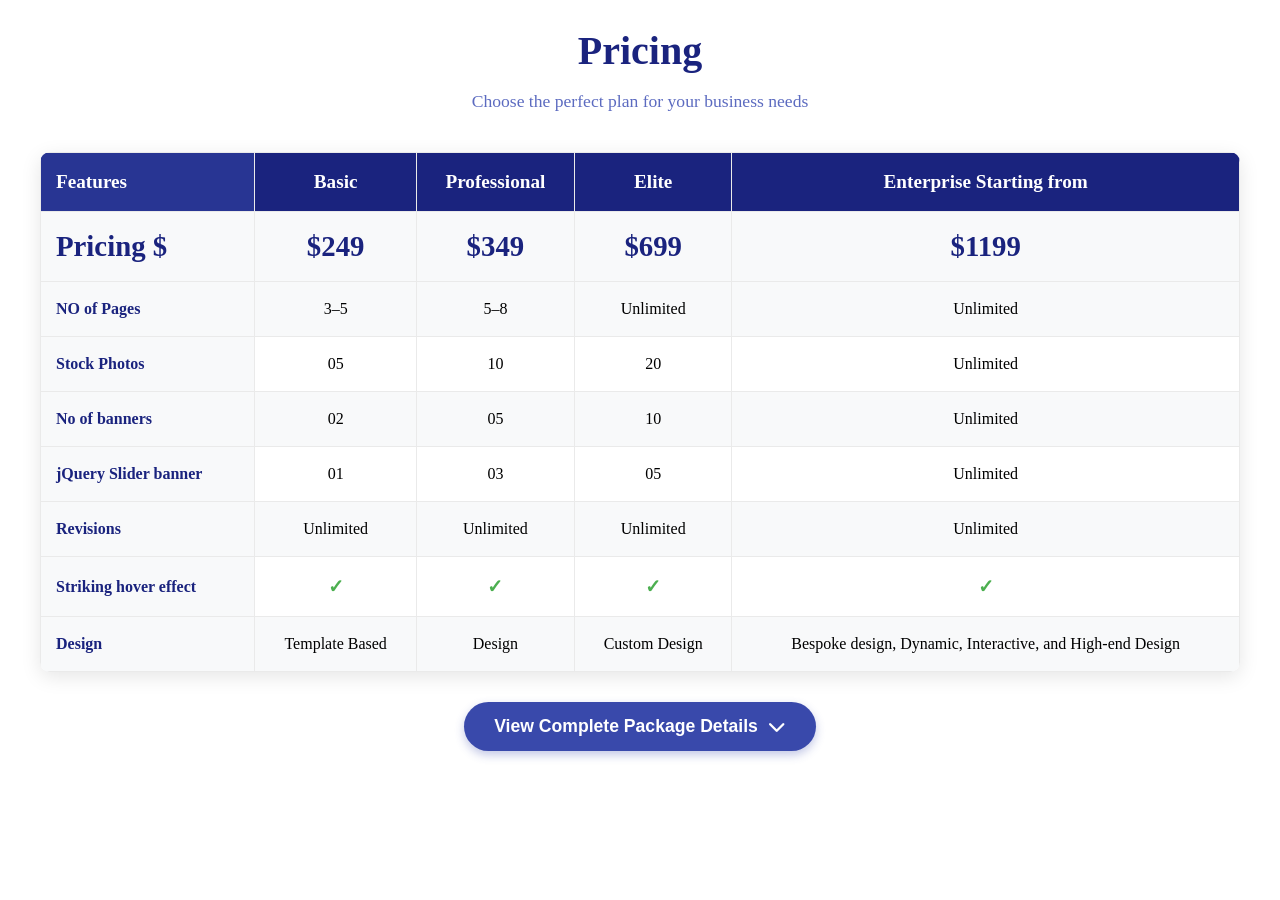
<file: table.html>
<!DOCTYPE html>
<html lang="en">
<head>
    <meta charset="UTF-8">
    <meta name="viewport" content="width=device-width, initial-scale=1.0">
    <title>Pricing Table - Single Data Source</title>
    <link rel="stylesheet" href="https://cdnjs.cloudflare.com/ajax/libs/font-awesome/6.4.0/css/all.min.css">
    <style>
        
        .package_table-container {
            max-width: 1200px;
            margin: 0 auto;
        }
        
        .package_table-title {
            text-align: center;
            margin-bottom: 10px;
            color: #1a237e;
            font-size: 2.5rem;
        }
        
        .package_table-subtitle {
            text-align: center;
            color: #5c6bc0;
            margin-bottom: 40px;
            font-size: 1.1rem;
        }
        
        /* Desktop Table */
        .package_table-desktop {
            width: 100%;
            border-collapse: collapse;
            margin: 0 auto 30px;
            box-shadow: 0 5px 20px rgba(0, 0, 0, 0.1);
            border-radius: 10px;
            overflow: hidden;
            background-color: white;
            display: none;
        }
        
        .package_table-desktop th, .package_table-desktop td {
            padding: 18px 15px;
            text-align: center;
            border: 1px solid #eaeaea;
        }
        
        .package_table-desktop th {
            background-color: #1a237e;
            color: white;
            font-weight: 600;
            font-size: 1.2rem;
        }
        
        .package_table-desktop thead th:first-child {
            background-color: #283593;
            text-align: left;
        }
        
        .package_table-desktop tbody tr:first-child td {
            background-color: #f8f9fa;
            font-weight: bold;
            font-size: 1.8rem;
            color: #1a237e;
        }
        
        .package_table-desktop tbody tr:nth-child(even) {
            background-color: #f8f9fa;
        }
        
        .package_table-desktop tbody td:first-child {
            text-align: left;
            font-weight: 600;
            color: #1a237e;
            background-color: #f8f9fa;
        }
        
        /* Mobile Cards Container */
        .package_table-mobile-cards {
            display: none;
            flex-direction: column;
            gap: 25px;
            margin-bottom: 30px;
        }
        
        .package_table-card {
            background-color: white;
            border-radius: 10px;
            overflow: hidden;
            box-shadow: 0 5px 15px rgba(0, 0, 0, 0.08);
            transition: transform 0.3s ease;
        }
        
        .package_table-card:hover {
            transform: translateY(-5px);
        }
        
        .package_table-card-header {
            background-color: #1a237e;
            color: white;
            padding: 20px;
            text-align: center;
        }
        
        .package_table-card-header h3 {
            font-size: 1.8rem;
            margin-bottom: 5px;
        }
        
        .package_table-card-price {
            font-size: 2.5rem;
            font-weight: bold;
            margin: 10px 0;
        }
        
        .package_table-card-features {
            padding: 20px;
        }
        
        .package_table-feature-item {
            padding: 15px 0;
            border-bottom: 1px solid #eee;
            display: flex;
            justify-content: space-between;
            align-items: center;
        }
        
        .package_table-feature-item:last-child {
            border-bottom: none;
        }
        
        .package_table-feature-name {
            font-weight: 600;
            color: #333;
            flex: 1;
        }
        
        .package_table-feature-value {
            color: #1a237e;
            font-weight: 600;
            text-align: right;
            flex: 1;
        }
        
        /* Common Styles */
        .package_table-checkmark {
            color: #4caf50;
            font-weight: bold;
            font-size: 1.2rem;
        }
        
        .package_table-crossmark {
            color: #f44336;
            font-weight: bold;
            font-size: 1.2rem;
        }
        
        .package_table-hidden-row {
            display: none;
            opacity: 0;
            transition: opacity 0.5s ease;
        }
        
        .package_table-hidden-row.visible {
            display: table-row;
            opacity: 1;
        }
        
        .package_table-mobile-hidden {
            max-height: 0;
            overflow: hidden;
            transition: max-height 0.5s ease;
        }
        
        .package_table-mobile-hidden.expanded {
            max-height: 2000px;
        }
        
        /* General Toggle Button (for desktop) */
        .package_table-toggle-container {
            text-align: center;
            margin: 30px 0 40px;
        }
        
        .package_table-toggle-btn {
            background-color: #3949ab;
            color: white;
            border: none;
            padding: 14px 30px;
            border-radius: 50px;
            font-size: 1.1rem;
            font-weight: 600;
            cursor: pointer;
            transition: all 0.3s ease;
            box-shadow: 0 4px 10px rgba(57, 73, 171, 0.3);
            display: inline-flex;
            align-items: center;
            gap: 10px;
        }
        
        .package_table-toggle-btn:hover {
            background-color: #303f9f;
            transform: translateY(-3px);
            box-shadow: 0 6px 15px rgba(57, 73, 171, 0.4);
        }
        
        .package_table-toggle-btn i {
            transition: transform 0.3s ease;
        }
        
        .package_table-toggle-btn.expanded i {
            transform: rotate(180deg);
        }
        
        /* Mobile Card Toggle Button */
        .package_table-card-toggle {
            background-color: #5c6bc0;
            color: white;
            border: none;
            padding: 12px 20px;
            border-radius: 5px;
            font-size: 1rem;
            font-weight: 600;
            cursor: pointer;
            transition: all 0.3s ease;
            width: 100%;
            margin: 15px 0;
            display: flex;
            align-items: center;
            justify-content: center;
            gap: 10px;
        }
        
        .package_table-card-toggle:hover {
            background-color: #3949ab;
        }
        
        .package_table-card-toggle i {
            transition: transform 0.3s ease;
        }
        
        .package_table-card-toggle.expanded i {
            transform: rotate(180deg);
        }
        
        /* Select Plan Button - Initially Hidden */
        .package_table-select-btn {
            background-color: #4caf50;
            color: white;
            border: none;
            width: 100%;
            padding: 18px;
            font-size: 1.2rem;
            font-weight: 600;
            cursor: pointer;
            transition: background-color 0.3s ease;
            display: none;
        }
        
        .package_table-select-btn.visible {
            display: block;
        }
        
        .package_table-select-btn:hover {
            background-color: #388e3c;
        }
        
        .package_table-select-btn-desktop {
            background-color: #4caf50;
            color: white;
            border: none;
            padding: 12px 20px;
            border-radius: 5px;
            font-size: 1rem;
            font-weight: 600;
            cursor: pointer;
            transition: background-color 0.3s ease;
            width: 100%;
            display: none;
        }
        
        .package_table-select-btn-desktop.visible {
            display: inline-block;
        }
        
        .package_table-select-btn-desktop:hover {
            background-color: #388e3c;
        }
        
        /* Section Heading Row */
        .package_table-section-heading {
            background-color: #e8eaf6 !important;
            font-weight: bold !important;
            font-size: 1.2rem !important;
            color: #1a237e !important;
            text-align: center !important;
            padding: 20px 15px !important;
        }
        
        /* Responsive Design */
        @media (min-width: 992px) {
            .package_table-desktop {
                display: table;
            }
            
            .package_table-mobile-cards {
                display: none !important;
            }
            
            .package_table-toggle-container {
                display: block;
            }
            
            .package_table-card-toggle {
                display: none;
            }
        }
        
        @media (max-width: 991px) {
            .package_table-desktop {
                display: none;
            }
            
            .package_table-mobile-cards {
                display: flex;
            }
            
            .package_table-toggle-container {
                display: none;
            }
            
            .package_table-card-toggle {
                display: flex;
            }
        }
        
        @media (max-width: 576px) {
            .package_table-title {
                font-size: 2rem;
            }
            
            .package_table-subtitle {
                font-size: 1rem;
            }
            
            .package_table-toggle-btn {
                padding: 12px 25px;
                font-size: 1rem;
            }
            
            .package_table-card-header h3 {
                font-size: 1.5rem;
            }
            
            .package_table-card-price {
                font-size: 2rem;
            }
        }
        
        .package_table-section-title {
            font-weight: bold;
            color: #1a237e;
            font-size: 1.1rem;
            margin-top: 15px;
            padding-bottom: 10px;
            border-bottom: 2px solid #1a237e;
        }
        
        .package_table-value-added {
            background-color: #e8eaf6;
            padding: 20px;
            margin-top: 20px;
            border-radius: 8px;
        }
        
        .package_table-value-added h4 {
            color: #1a237e;
            margin-bottom: 15px;
            text-align: center;
            font-size: 1.3rem;
        }
        
        .package_table-value-added-item {
            padding: 10px 0;
            border-bottom: 1px dashed #c5cae9;
            display: flex;
            align-items: center;
        }
        
        .package_table-value-added-item:last-child {
            border-bottom: none;
        }
        
        .package_table-value-added-item i {
            color: #4caf50;
            margin-right: 10px;
            font-size: 1.1rem;
        }
    </style>
</head>
<body>
    <div class="package_table-container">
        <!-- H1 and P elements added back -->
        <h1 class="package_table-title"></h1>
        <p class="package_table-subtitle"></p>
        
        <!-- Desktop Table - Will be generated by JavaScript -->
        <table class="package_table-desktop" id="package_table-desktop"></table>
        
        <!-- Mobile Cards Container - Will be generated by JavaScript -->
        <div class="package_table-mobile-cards" id="package_table-mobile-cards"></div>
        
        <!-- General Toggle Button (for desktop only) -->
        <div class="package_table-toggle-container">
            <button class="package_table-toggle-btn" id="package_table-toggle-btn">
                <span>View Complete Package Details</span>
                <i class="fas fa-chevron-down"></i>
            </button>
        </div>
    </div>

    <script>
        // ========== ALL YOUR DATA IN ONE OBJECT ==========
        const packageTableData = {
            pageTitle: "Pricing",
            pageSubtitle: "Choose the perfect plan for your business needs",
            
            plans: [
                { 
                    name: "Basic", 
                    price: "$249",
                    color: "#1a237e"
                },
                { 
                    name: "Professional", 
                    price: "$349",
                    color: "#3949ab"
                },
                { 
                    name: "Elite", 
                    price: "$699",
                    color: "#5c6bc0"
                },
                { 
                    name: "Enterprise Starting from", 
                    price: "$1199",
                    color: "#7986cb"
                }
            ],
            
            // Basic features (initially visible)
            basicFeatures: [
                { 
                    name: "NO of Pages", 
                    values: ["3–5", "5–8", "Unlimited", "Unlimited"]
                },
                { 
                    name: "Stock Photos", 
                    values: ["05", "10", "20", "Unlimited"]
                },
                { 
                    name: "No of banners", 
                    values: ["02", "05", "10", "Unlimited"]
                },
                { 
                    name: "jQuery Slider banner", 
                    values: ["01", "03", "05", "Unlimited"]
                },
                { 
                    name: "Revisions", 
                    values: ["Unlimited", "Unlimited", "Unlimited", "Unlimited"]
                },
                { 
                    name: "Striking hover effect", 
                    values: ["✓", "✓", "✓", "✓"],
                    isCheckmark: true
                },
                { 
                    name: "Design", 
                    values: [
                        "Template Based", 
                        "Design", 
                        "Custom Design", 
                        "Bespoke design, Dynamic, Interactive, and High-end Design"
                    ]
                }
            ],
            
            // Hidden features (initially hidden)
            hiddenFeatures: [
                { 
                    name: "Online Payment Integration", 
                    values: ["✗", "✗", "✓", "✓"],
                    isCheckmark: true
                },
                { 
                    name: "Mobile responsive", 
                    values: ["✗", "✓", "✓", "✓"],
                    isCheckmark: true
                },
                { 
                    name: "CMS", 
                    values: ["✗", "✓", "✓", "✓"],
                    isCheckmark: true
                },
                { 
                    name: "Custom forms", 
                    values: ["✗", "✓", "✓", "✓"],
                    isCheckmark: true
                },
                { 
                    name: "Search Bar/Filters", 
                    values: ["✓", "✓", "✓", "✓"],
                    isCheckmark: true
                },
                { 
                    name: "Google Friendly Sitemap", 
                    values: ["✓", "✓", "✓", "✓"],
                    isCheckmark: true
                },
                { 
                    name: "Core Features", 
                    values: ["✗", "✗", "Booking / Online Store etc", "Booking / Online Store etc"]
                }
            ],
            
            // Value added services (ONLY 3 items as requested)
            valueAddedServices: [
                { 
                    name: "Dedicated account manager", 
                    values: ["✓", "✓", "✓", "✓"],
                    isCheckmark: true
                },
                { 
                    name: "Social Media Page Design", 
                    values: ["✓", "✓", "✓", "✓"],
                    isCheckmark: true
                },
                { 
                    name: "Complete deployment", 
                    values: ["✓", "✓", "✓", "✓"],
                    isCheckmark: true
                }
            ],
            
            // Button text
            toggleButtonText: {
                show: "View Complete Package Details",
                hide: "Hide Complete Package Details"
            },
            
            // Section titles
            sectionTitles: {
                advancedFeatures: "Advanced Features",
                valueAddedServices: "Value Added Services"
            }
        };
        
        // ========== FUNCTION TO GENERATE DESKTOP TABLE ==========
        function generateDesktopTable() {
            const table = document.getElementById('package_table-desktop');
            const totalColumns = packageTableData.plans.length + 1; // +1 for feature column
            
            // Create table header
            let tableHTML = `
                <thead>
                    <tr>
                        <th>Features</th>
            `;
            
            // Add plan headers
            packageTableData.plans.forEach(plan => {
                tableHTML += `<th>${plan.name}</th>`;
            });
            
            tableHTML += `</tr></thead><tbody>`;
            
            // Add pricing row
            tableHTML += `<tr><td>Pricing $</td>`;
            packageTableData.plans.forEach(plan => {
                tableHTML += `<td>${plan.price}</td>`;
            });
            tableHTML += `</tr>`;
            
            // Add basic features (initially visible)
            packageTableData.basicFeatures.forEach(feature => {
                tableHTML += `<tr><td>${feature.name}</td>`;
                feature.values.forEach(value => {
                    if (feature.isCheckmark) {
                        const className = value === "✓" ? "package_table-checkmark" : "package_table-crossmark";
                        tableHTML += `<td><span class="${className}">${value}</span></td>`;
                    } else {
                        tableHTML += `<td>${value}</td>`;
                    }
                });
                tableHTML += `</tr>`;
            });
            
            // Add Advanced Features heading row - SINGLE TD with colspan
            tableHTML += `
                <tr class="package_table-hidden-row">
                    <td colspan="${totalColumns}" class="package_table-section-heading">
                        ${packageTableData.sectionTitles.advancedFeatures}
                    </td>
                </tr>
            `;
            
            // Add hidden features
            packageTableData.hiddenFeatures.forEach(feature => {
                tableHTML += `<tr class="package_table-hidden-row"><td>${feature.name}</td>`;
                feature.values.forEach(value => {
                    if (feature.isCheckmark) {
                        const className = value === "✓" ? "package_table-checkmark" : "package_table-crossmark";
                        tableHTML += `<td><span class="${className}">${value}</span></td>`;
                    } else {
                        tableHTML += `<td>${value}</td>`;
                    }
                });
                tableHTML += `</tr>`;
            });
            
            // Add Value Added Services heading row - SINGLE TD with colspan
            tableHTML += `
                <tr class="package_table-hidden-row">
                    <td colspan="${totalColumns}" class="package_table-section-heading">
                        ${packageTableData.sectionTitles.valueAddedServices}
                    </td>
                </tr>
            `;
            
            // Add value added services
            packageTableData.valueAddedServices.forEach(service => {
                tableHTML += `<tr class="package_table-hidden-row"><td>${service.name}</td>`;
                service.values.forEach(value => {
                    tableHTML += `<td><span class="package_table-checkmark">${value}</span></td>`;
                });
                tableHTML += `</tr>`;
            });
            
            // Add select plan buttons row (initially hidden)
            tableHTML += `<tr id="package_table-desktop-buttons-row" style="display: none;"><td></td>`;
            packageTableData.plans.forEach((plan, index) => {
                tableHTML += `<td><button class="package_table-select-btn-desktop" data-plan-index="${index}">Select Plan</button></td>`;
            });
            tableHTML += `</tr>`;
            
            tableHTML += `</tbody>`;
            table.innerHTML = tableHTML;
        }
        
        // ========== FUNCTION TO GENERATE MOBILE CARDS ==========
        function generateMobileCards() {
            const container = document.getElementById('package_table-mobile-cards');
            container.innerHTML = '';
            
            // Create a card for each plan
            packageTableData.plans.forEach((plan, planIndex) => {
                const card = document.createElement('div');
                card.className = 'package_table-card';
                card.id = `package_table-card-${planIndex}`;
                
                let cardHTML = `
                    <div class="package_table-card-header" style="background-color: ${plan.color}">
                        <h3>${plan.name}</h3>
                        <div class="package_table-card-price">${plan.price}</div>
                    </div>
                    <div class="package_table-card-features">
                `;
                
                // Add pricing as first feature
                cardHTML += `
                    <div class="package_table-feature-item">
                        <span class="package_table-feature-name">Pricing $</span>
                        <span class="package_table-feature-value">${plan.price}</span>
                    </div>
                `;
                
                // Add basic features
                packageTableData.basicFeatures.forEach(feature => {
                    const value = feature.values[planIndex];
                    cardHTML += `
                        <div class="package_table-feature-item">
                            <span class="package_table-feature-name">${feature.name}</span>
                            <span class="package_table-feature-value ${feature.isCheckmark ? (value === "✓" ? "package_table-checkmark" : "package_table-crossmark") : ""}">
                                ${value}
                            </span>
                        </div>
                    `;
                });
                
                // Add hidden features section (initially collapsed)
                cardHTML += `
                    <div class="package_table-mobile-hidden" id="package_table-hidden-${planIndex}">
                        <div class="package_table-section-title">${packageTableData.sectionTitles.advancedFeatures}</div>
                `;
                
                packageTableData.hiddenFeatures.forEach(feature => {
                    const value = feature.values[planIndex];
                    cardHTML += `
                        <div class="package_table-feature-item">
                            <span class="package_table-feature-name">${feature.name}</span>
                            <span class="package_table-feature-value ${feature.isCheckmark ? (value === "✓" ? "package_table-checkmark" : "package_table-crossmark") : ""}">
                                ${value}
                            </span>
                        </div>
                    `;
                });
                
                // Add value added services (ONLY 3 items)
                cardHTML += `
                    <div class="package_table-value-added">
                        <h4>${packageTableData.sectionTitles.valueAddedServices}</h4>
                `;
                
                packageTableData.valueAddedServices.forEach(service => {
                    cardHTML += `
                        <div class="package_table-value-added-item">
                            <i class="fas fa-check-circle"></i>
                            <span>${service.name}</span>
                        </div>
                    `;
                });
                
                cardHTML += `
                    </div>
                    </div>
                    
                    <!-- Card Toggle Button (for mobile only) -->
                    <button class="package_table-card-toggle" id="package_table-card-toggle-${planIndex}" data-card-index="${planIndex}">
                        <span>View Complete Package Details</span>
                        <i class="fas fa-chevron-down"></i>
                    </button>
                    
                    <!-- Select Plan Button (initially hidden) -->
                    <button class="package_table-select-btn" id="package_table-select-${planIndex}" data-plan-index="${planIndex}">Select Plan</button>
                `;
                
                card.innerHTML = cardHTML;
                container.appendChild(card);
            });
        }
        
        // ========== INITIALIZE PAGE ==========
        document.addEventListener('DOMContentLoaded', function() {
            // Set page title and subtitle (if elements exist)
            const titleElement = document.querySelector('.package_table-title');
            const subtitleElement = document.querySelector('.package_table-subtitle');
            
            if (titleElement) {
                titleElement.textContent = packageTableData.pageTitle;
            }
            
            if (subtitleElement) {
                subtitleElement.textContent = packageTableData.pageSubtitle;
            }
            
            // Generate both views
            generateDesktopTable();
            generateMobileCards();
            
            // Desktop toggle button functionality
            const desktopToggleBtn = document.getElementById('package_table-toggle-btn');
            const desktopToggleText = desktopToggleBtn.querySelector('span');
            const desktopHiddenRows = document.querySelectorAll('.package_table-hidden-row');
            const desktopButtonsRow = document.getElementById('package_table-desktop-buttons-row');
            const desktopSelectButtons = document.querySelectorAll('.package_table-select-btn-desktop');
            
            let desktopExpanded = false;
            
            desktopToggleBtn.addEventListener('click', function() {
                if (!desktopExpanded) {
                    // Show hidden rows in desktop table
                    desktopHiddenRows.forEach((row, index) => {
                        setTimeout(() => {
                            row.classList.add('visible');
                        }, index * 30);
                    });
                    
                    // Show select plan buttons row
                    desktopButtonsRow.style.display = 'table-row';
                    desktopSelectButtons.forEach(btn => {
                        btn.classList.add('visible');
                    });
                    
                    desktopToggleText.textContent = packageTableData.toggleButtonText.hide;
                    desktopToggleBtn.classList.add('expanded');
                    desktopExpanded = true;
                } else {
                    // Hide rows in desktop table
                    desktopHiddenRows.forEach((row, index) => {
                        setTimeout(() => {
                            row.classList.remove('visible');
                        }, index * 20);
                    });
                    
                    // Hide select plan buttons row
                    desktopButtonsRow.style.display = 'none';
                    desktopSelectButtons.forEach(btn => {
                        btn.classList.remove('visible');
                    });
                    
                    desktopToggleText.textContent = packageTableData.toggleButtonText.show;
                    desktopToggleBtn.classList.remove('expanded');
                    desktopExpanded = false;
                }
            });
            
            // Mobile card toggle buttons functionality
            document.addEventListener('click', function(e) {
                // Handle mobile card toggle buttons
                if (e.target.classList.contains('package_table-card-toggle') || 
                    e.target.parentElement.classList.contains('package_table-card-toggle')) {
                    
                    const toggleBtn = e.target.classList.contains('package_table-card-toggle') ? 
                                     e.target : e.target.parentElement;
                    const cardIndex = toggleBtn.getAttribute('data-card-index');
                    const toggleText = toggleBtn.querySelector('span');
                    const hiddenSection = document.getElementById(`package_table-hidden-${cardIndex}`);
                    const selectBtn = document.getElementById(`package_table-select-${cardIndex}`);
                    
                    if (hiddenSection.classList.contains('expanded')) {
                        // Collapse
                        hiddenSection.classList.remove('expanded');
                        selectBtn.classList.remove('visible');
                        toggleText.textContent = packageTableData.toggleButtonText.show;
                        toggleBtn.classList.remove('expanded');
                    } else {
                        // Expand
                        hiddenSection.classList.add('expanded');
                        selectBtn.classList.add('visible');
                        toggleText.textContent = packageTableData.toggleButtonText.hide;
                        toggleBtn.classList.add('expanded');
                    }
                }
                
                // Handle desktop select plan buttons
                if (e.target.classList.contains('package_table-select-btn-desktop')) {
                    const buttonIndex = e.target.getAttribute('data-plan-index');
                    const planName = packageTableData.plans[buttonIndex].name;
                    alert(`You've selected the ${planName} plan!`);
                    
                    // Visual feedback
                    e.target.style.backgroundColor = '#2e7d32';
                    setTimeout(() => {
                        e.target.style.backgroundColor = '#4caf50';
                    }, 300);
                }
                
                // Handle mobile select plan buttons
                if (e.target.classList.contains('package_table-select-btn')) {
                    const planIndex = e.target.getAttribute('data-plan-index');
                    const planName = packageTableData.plans[planIndex].name;
                    alert(`You've selected the ${planName} plan!`);
                    
                    // Visual feedback
                    e.target.style.backgroundColor = '#2e7d32';
                    setTimeout(() => {
                        e.target.style.backgroundColor = '#4caf50';
                    }, 300);
                }
            });
        });
    </script>
</body>
</html>
</file>
